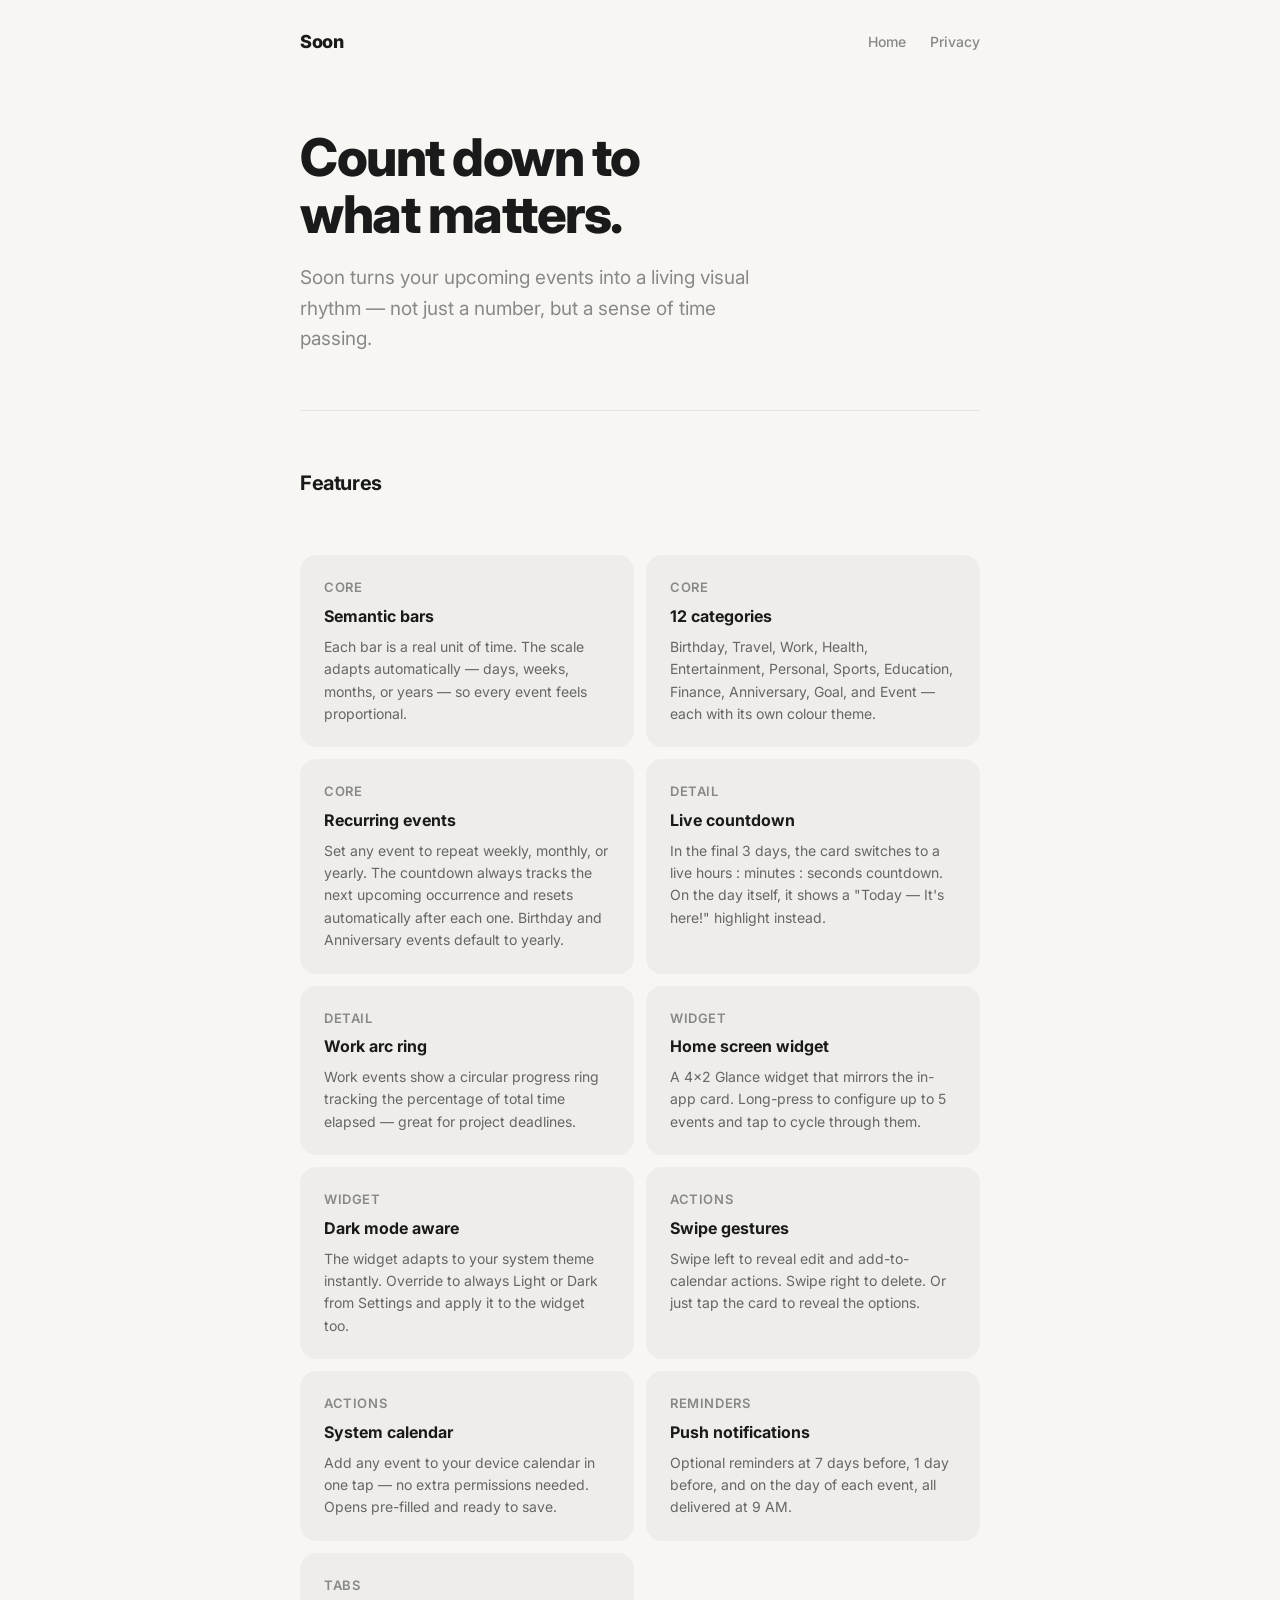
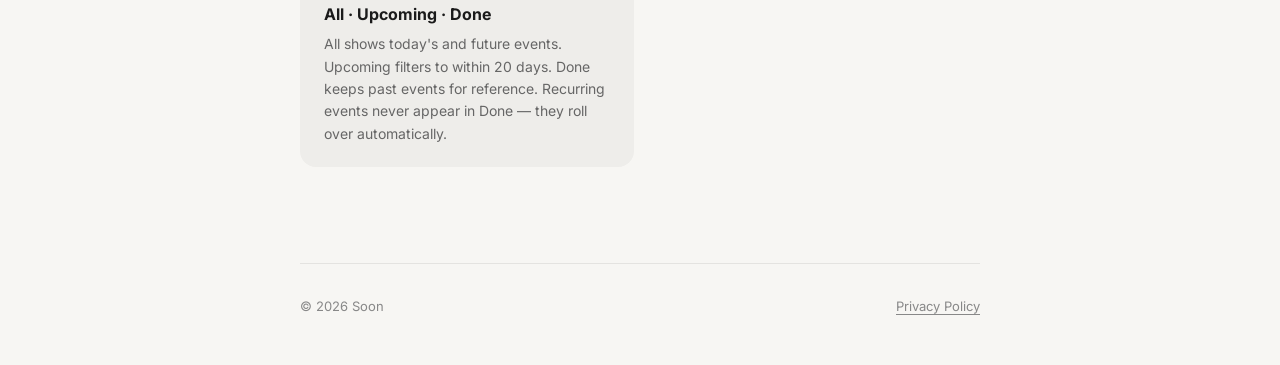
<file: index.html>
<!DOCTYPE html>
<html lang="en">
<head>
  <meta charset="UTF-8" />
  <meta name="viewport" content="width=device-width, initial-scale=1.0" />
  <title>Soon — Countdown to what matters</title>
  <meta name="description" content="Soon is a countdown app that turns your upcoming events into a visual rhythm of bars. Recurring events, dark mode, home screen widgets, and no clutter." />
  <link rel="icon" type="image/png" href="favicon.png" />
  <link rel="apple-touch-icon" href="favicon.png" />
  <link rel="stylesheet" href="style.css" />
</head>
<body>

  <nav>
    <a class="nav-logo" href="index.html">Soon</a>
    <ul class="nav-links">
      <li><a href="index.html">Home</a></li>
      <li><a href="privacy.html">Privacy</a></li>
    </ul>
  </nav>

  <div class="container">

    <h1>Count down to<br>what matters.</h1>
    <p class="tagline">Soon turns your upcoming events into a living visual rhythm — not just a number, but a sense of time passing.</p>

    <hr class="divider" />

    <h2>Features</h2>

    <div class="features">

      <div class="feature">
        <div class="feature-label">Core</div>
        <h3>Semantic bars</h3>
        <p>Each bar is a real unit of time. The scale adapts automatically — days, weeks, months, or years — so every event feels proportional.</p>
      </div>

      <div class="feature">
        <div class="feature-label">Core</div>
        <h3>12 categories</h3>
        <p>Birthday, Travel, Work, Health, Entertainment, Personal, Sports, Education, Finance, Anniversary, Goal, and Event — each with its own colour theme.</p>
      </div>

      <div class="feature">
        <div class="feature-label">Core</div>
        <h3>Recurring events</h3>
        <p>Set any event to repeat weekly, monthly, or yearly. The countdown always tracks the next upcoming occurrence and resets automatically after each one. Birthday and Anniversary events default to yearly.</p>
      </div>

      <div class="feature">
        <div class="feature-label">Detail</div>
        <h3>Live countdown</h3>
        <p>In the final 3 days, the card switches to a live hours : minutes : seconds countdown. On the day itself, it shows a "Today — It's here!" highlight instead.</p>
      </div>

      <div class="feature">
        <div class="feature-label">Detail</div>
        <h3>Work arc ring</h3>
        <p>Work events show a circular progress ring tracking the percentage of total time elapsed — great for project deadlines.</p>
      </div>

      <div class="feature">
        <div class="feature-label">Widget</div>
        <h3>Home screen widget</h3>
        <p>A 4×2 Glance widget that mirrors the in-app card. Long-press to configure up to 5 events and tap to cycle through them.</p>
      </div>

      <div class="feature">
        <div class="feature-label">Widget</div>
        <h3>Dark mode aware</h3>
        <p>The widget adapts to your system theme instantly. Override to always Light or Dark from Settings and apply it to the widget too.</p>
      </div>

      <div class="feature">
        <div class="feature-label">Actions</div>
        <h3>Swipe gestures</h3>
        <p>Swipe left to reveal edit and add-to-calendar actions. Swipe right to delete. Or just tap the card to reveal the options.</p>
      </div>

      <div class="feature">
        <div class="feature-label">Actions</div>
        <h3>System calendar</h3>
        <p>Add any event to your device calendar in one tap — no extra permissions needed. Opens pre-filled and ready to save.</p>
      </div>

      <div class="feature">
        <div class="feature-label">Reminders</div>
        <h3>Push notifications</h3>
        <p>Optional reminders at 7 days before, 1 day before, and on the day of each event, all delivered at 9 AM.</p>
      </div>

      <div class="feature">
        <div class="feature-label">Tabs</div>
        <h3>All · Upcoming · Done</h3>
        <p>All shows today's and future events. Upcoming filters to within 20 days. Done keeps past events for reference. Recurring events never appear in Done — they roll over automatically.</p>
      </div>

    </div>

  </div>

  <footer>
    <span>© 2026 Soon</span>
    <a href="privacy.html">Privacy Policy</a>
  </footer>

</body>
</html>
</file>
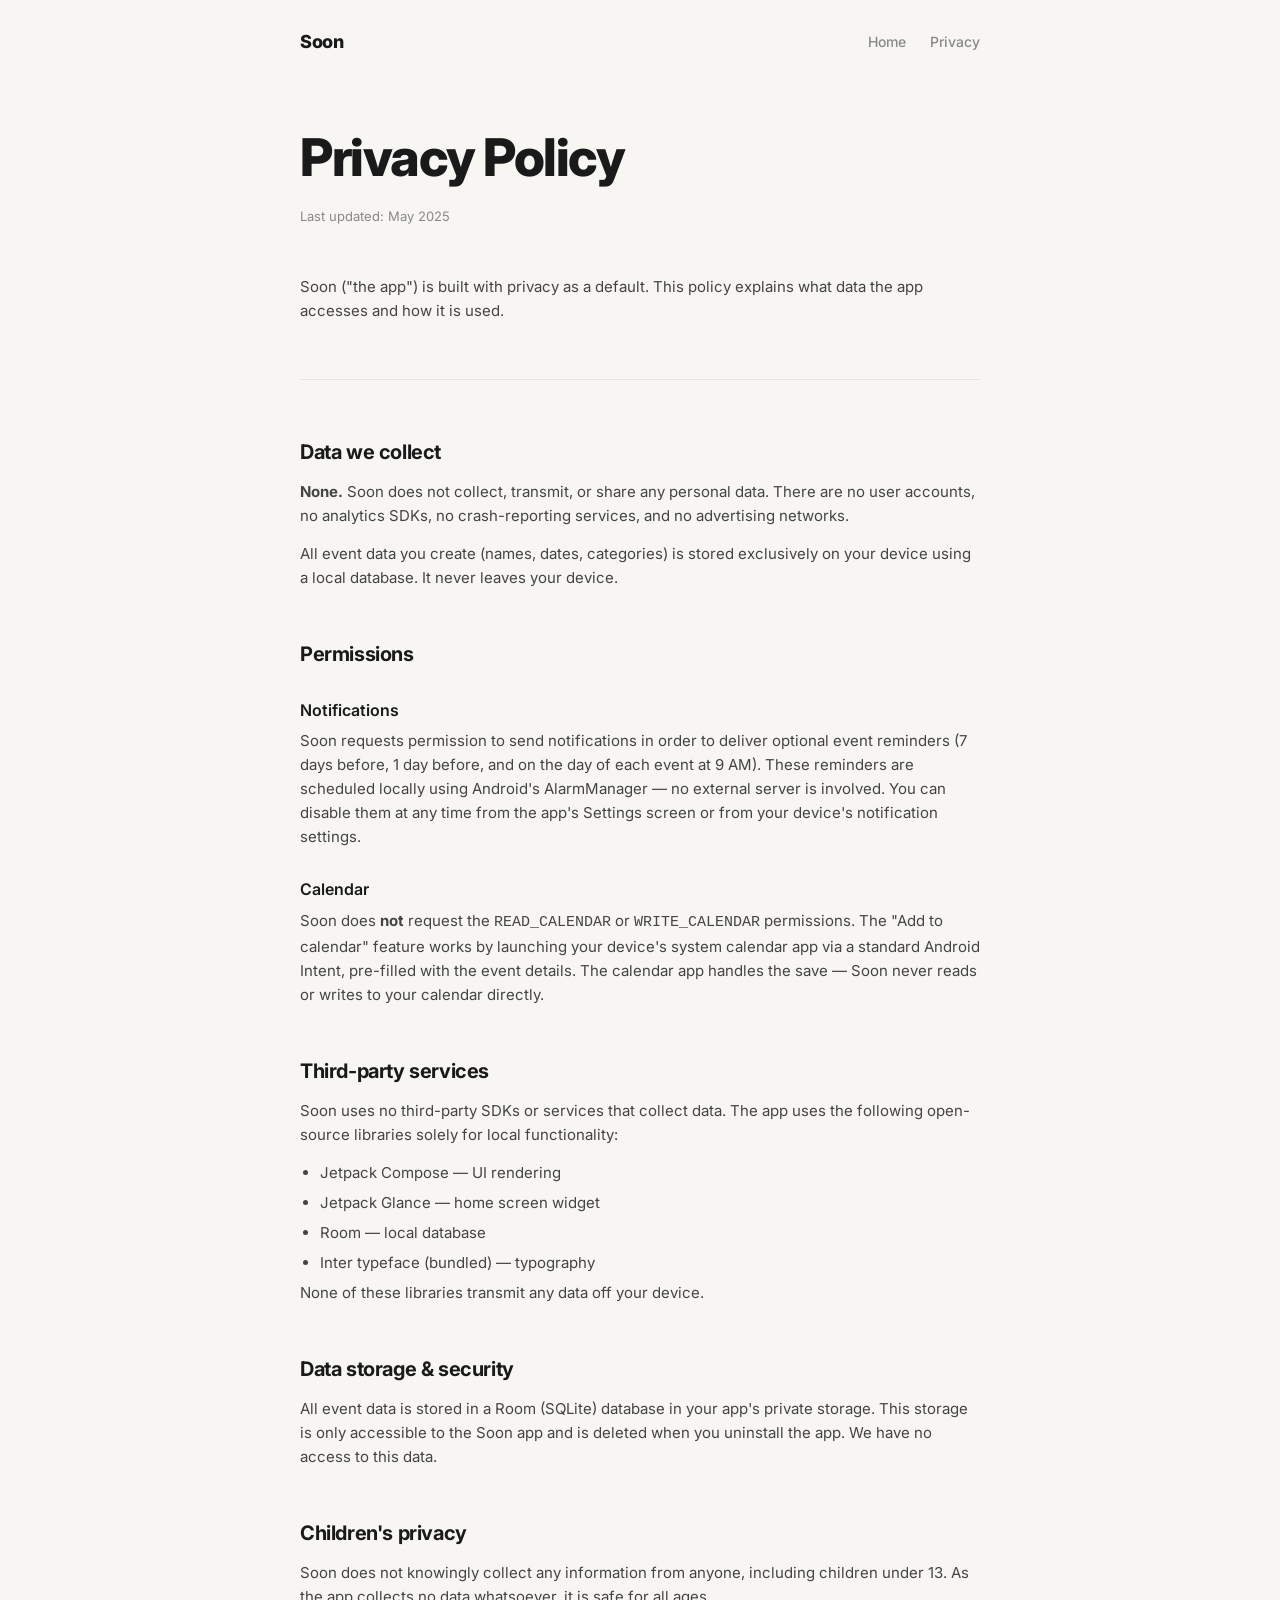
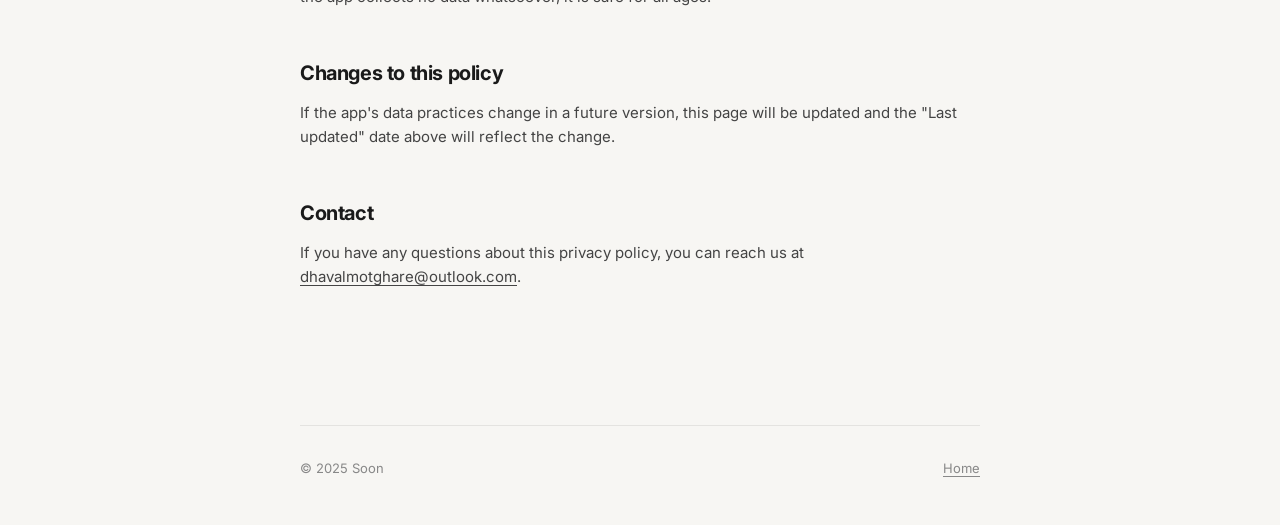
<file: privacy.html>
<!DOCTYPE html>
<html lang="en">
<head>
  <meta charset="UTF-8" />
  <meta name="viewport" content="width=device-width, initial-scale=1.0" />
  <title>Privacy Policy — Soon</title>
  <meta name="description" content="Privacy policy for the Soon countdown app." />
  <link rel="icon" type="image/png" href="favicon.png" />
  <link rel="apple-touch-icon" href="favicon.png" />
  <link rel="stylesheet" href="style.css" />
</head>
<body>

  <nav>
    <a class="nav-logo" href="index.html">Soon</a>
    <ul class="nav-links">
      <li><a href="index.html">Home</a></li>
      <li><a href="privacy.html">Privacy</a></li>
    </ul>
</nav>

  <div class="container">

    <h1>Privacy Policy</h1>
    <p class="meta">Last updated: May 2025</p>

    <div class="policy-section">
      <p>Soon ("the app") is built with privacy as a default. This policy explains what data the app accesses and how it is used.</p>
    </div>

    <hr class="divider" />

    <div class="policy-section">
      <h2>Data we collect</h2>
      <p><strong>None.</strong> Soon does not collect, transmit, or share any personal data. There are no user accounts, no analytics SDKs, no crash-reporting services, and no advertising networks.</p>
      <p>All event data you create (names, dates, categories) is stored exclusively on your device using a local database. It never leaves your device.</p>
    </div>

    <div class="policy-section">
      <h2>Permissions</h2>

      <h3>Notifications</h3>
      <p>Soon requests permission to send notifications in order to deliver optional event reminders (7 days before, 1 day before, and on the day of each event at 9 AM). These reminders are scheduled locally using Android's AlarmManager — no external server is involved. You can disable them at any time from the app's Settings screen or from your device's notification settings.</p>

      <h3>Calendar</h3>
      <p>Soon does <strong>not</strong> request the <code>READ_CALENDAR</code> or <code>WRITE_CALENDAR</code> permissions. The "Add to calendar" feature works by launching your device's system calendar app via a standard Android Intent, pre-filled with the event details. The calendar app handles the save — Soon never reads or writes to your calendar directly.</p>
    </div>

    <div class="policy-section">
      <h2>Third-party services</h2>
      <p>Soon uses no third-party SDKs or services that collect data. The app uses the following open-source libraries solely for local functionality:</p>
      <ul class="policy-list">
        <li>Jetpack Compose — UI rendering</li>
        <li>Jetpack Glance — home screen widget</li>
        <li>Room — local database</li>
        <li>Inter typeface (bundled) — typography</li>
      </ul>
      <p>None of these libraries transmit any data off your device.</p>
    </div>

    <div class="policy-section">
      <h2>Data storage & security</h2>
      <p>All event data is stored in a Room (SQLite) database in your app's private storage. This storage is only accessible to the Soon app and is deleted when you uninstall the app. We have no access to this data.</p>
    </div>

    <div class="policy-section">
      <h2>Children's privacy</h2>
      <p>Soon does not knowingly collect any information from anyone, including children under 13. As the app collects no data whatsoever, it is safe for all ages.</p>
    </div>

    <div class="policy-section">
      <h2>Changes to this policy</h2>
      <p>If the app's data practices change in a future version, this page will be updated and the "Last updated" date above will reflect the change.</p>
    </div>

    <div class="policy-section">
      <h2>Contact</h2>
      <p>If you have any questions about this privacy policy, you can reach us at <a href="mailto:dhavalmotghare@outlook.com">dhavalmotghare@outlook.com</a>.</p>
    </div>

  </div>

  <footer>
    <span>© 2025 Soon</span>
    <a href="index.html">Home</a>
  </footer>

</body>
</html>
</file>
<file: style.css>
@import url('https://fonts.googleapis.com/css2?family=Inter:wght@400;500;600;700;800&display=swap');

*, *::before, *::after { box-sizing: border-box; margin: 0; padding: 0; }

:root {
  --bg:        #F7F6F3;
  --surface:   #EEEDEA;
  --text:      #1A1A1A;
  --muted:     #888;
  --accent:    #1A1A1A;
  --border:    rgba(0,0,0,0.08);
  --radius:    16px;
  --max:       680px;
}

body {
  font-family: 'Inter', sans-serif;
  background: var(--bg);
  color: var(--text);
  line-height: 1.6;
  padding: 0 20px;
}

a { color: inherit; text-decoration: underline; text-underline-offset: 3px; }
a:hover { opacity: 0.6; }

/* ── Nav ── */
nav {
  max-width: var(--max);
  margin: 0 auto;
  padding: 28px 0 0;
  display: flex;
  align-items: center;
  justify-content: space-between;
}
.nav-logo {
  font-weight: 800;
  font-size: 18px;
  letter-spacing: -0.4px;
  text-decoration: none;
}
.nav-links {
  display: flex;
  gap: 24px;
  font-size: 14px;
  font-weight: 500;
  color: var(--muted);
  list-style: none;
}
.nav-links a { text-decoration: none; }
.nav-links a:hover { color: var(--text); opacity: 1; }

/* ── Sections ── */
.container {
  max-width: var(--max);
  margin: 0 auto;
  padding: 72px 0 96px;
}

h1 {
  font-size: clamp(36px, 6vw, 52px);
  font-weight: 800;
  letter-spacing: -1.5px;
  line-height: 1.1;
  margin-bottom: 20px;
}
h2 {
  font-size: 20px;
  font-weight: 700;
  letter-spacing: -0.4px;
  margin: 48px 0 12px;
}
h3 {
  font-size: 16px;
  font-weight: 600;
  margin: 28px 0 6px;
}
p {
  font-size: 15px;
  color: #444;
  margin-bottom: 14px;
}
p:last-child { margin-bottom: 0; }

.tagline {
  font-size: clamp(16px, 2.5vw, 19px);
  color: var(--muted);
  font-weight: 400;
  margin-bottom: 40px;
  max-width: 480px;
}

/* ── Feature grid ── */
.features {
  display: grid;
  grid-template-columns: repeat(auto-fill, minmax(280px, 1fr));
  gap: 12px;
  margin-top: 56px;
}
.feature {
  background: var(--surface);
  border-radius: var(--radius);
  padding: 22px 24px;
}
.feature-label {
  font-size: 13px;
  font-weight: 600;
  color: var(--muted);
  text-transform: uppercase;
  letter-spacing: 0.6px;
  margin-bottom: 6px;
}
.feature h3 {
  font-size: 16px;
  font-weight: 700;
  margin: 0 0 6px;
}
.feature p {
  font-size: 14px;
  color: #666;
  margin: 0;
}

/* ── Divider ── */
.divider {
  border: none;
  border-top: 1px solid var(--border);
  margin: 56px 0;
}

/* ── Privacy-specific ── */
.meta {
  font-size: 13px;
  color: var(--muted);
  margin-bottom: 48px;
}
.policy-section {
  margin-bottom: 40px;
}
ul.policy-list {
  padding-left: 20px;
  margin-top: 8px;
}
ul.policy-list li {
  font-size: 15px;
  color: #444;
  margin-bottom: 6px;
}

/* ── Footer ── */
footer {
  max-width: var(--max);
  margin: 0 auto;
  padding: 32px 0 48px;
  border-top: 1px solid var(--border);
  display: flex;
  justify-content: space-between;
  align-items: center;
  font-size: 13px;
  color: var(--muted);
  flex-wrap: wrap;
  gap: 12px;
}
footer a { color: var(--muted); }
</file>
